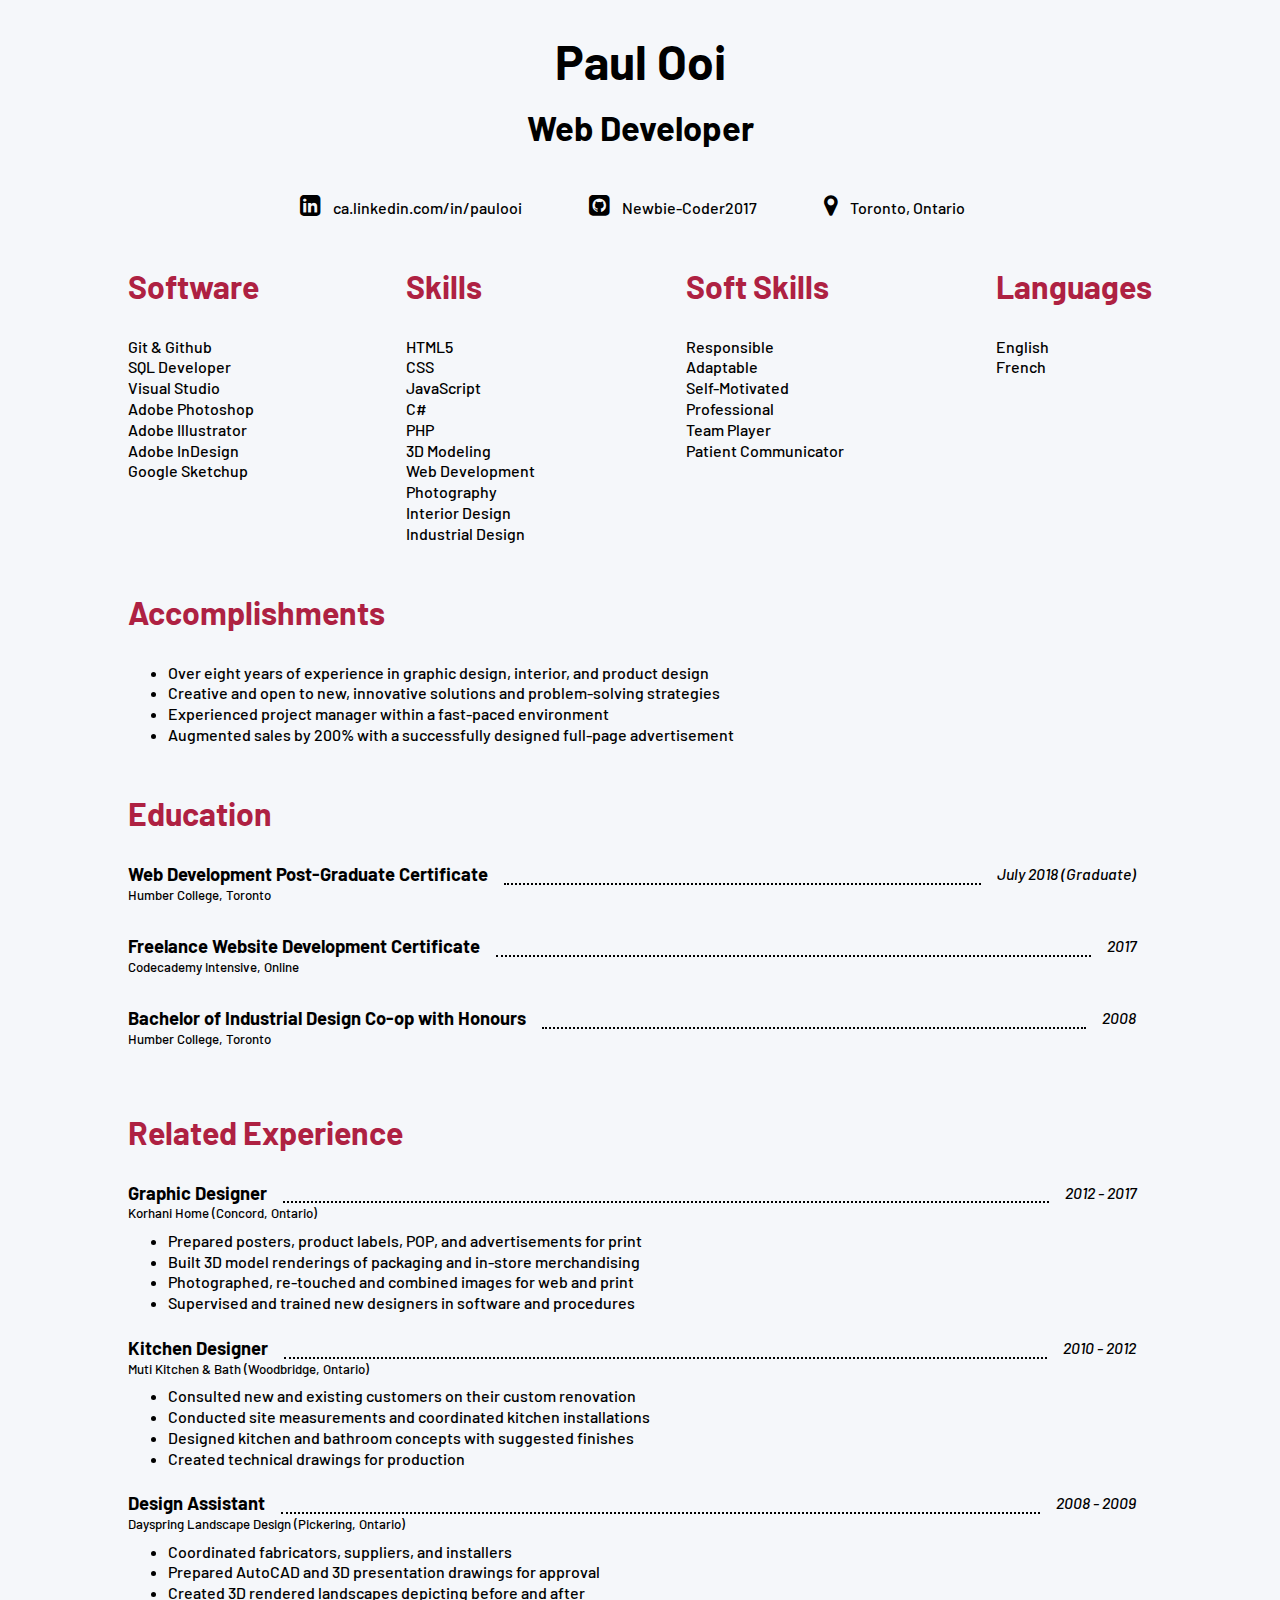
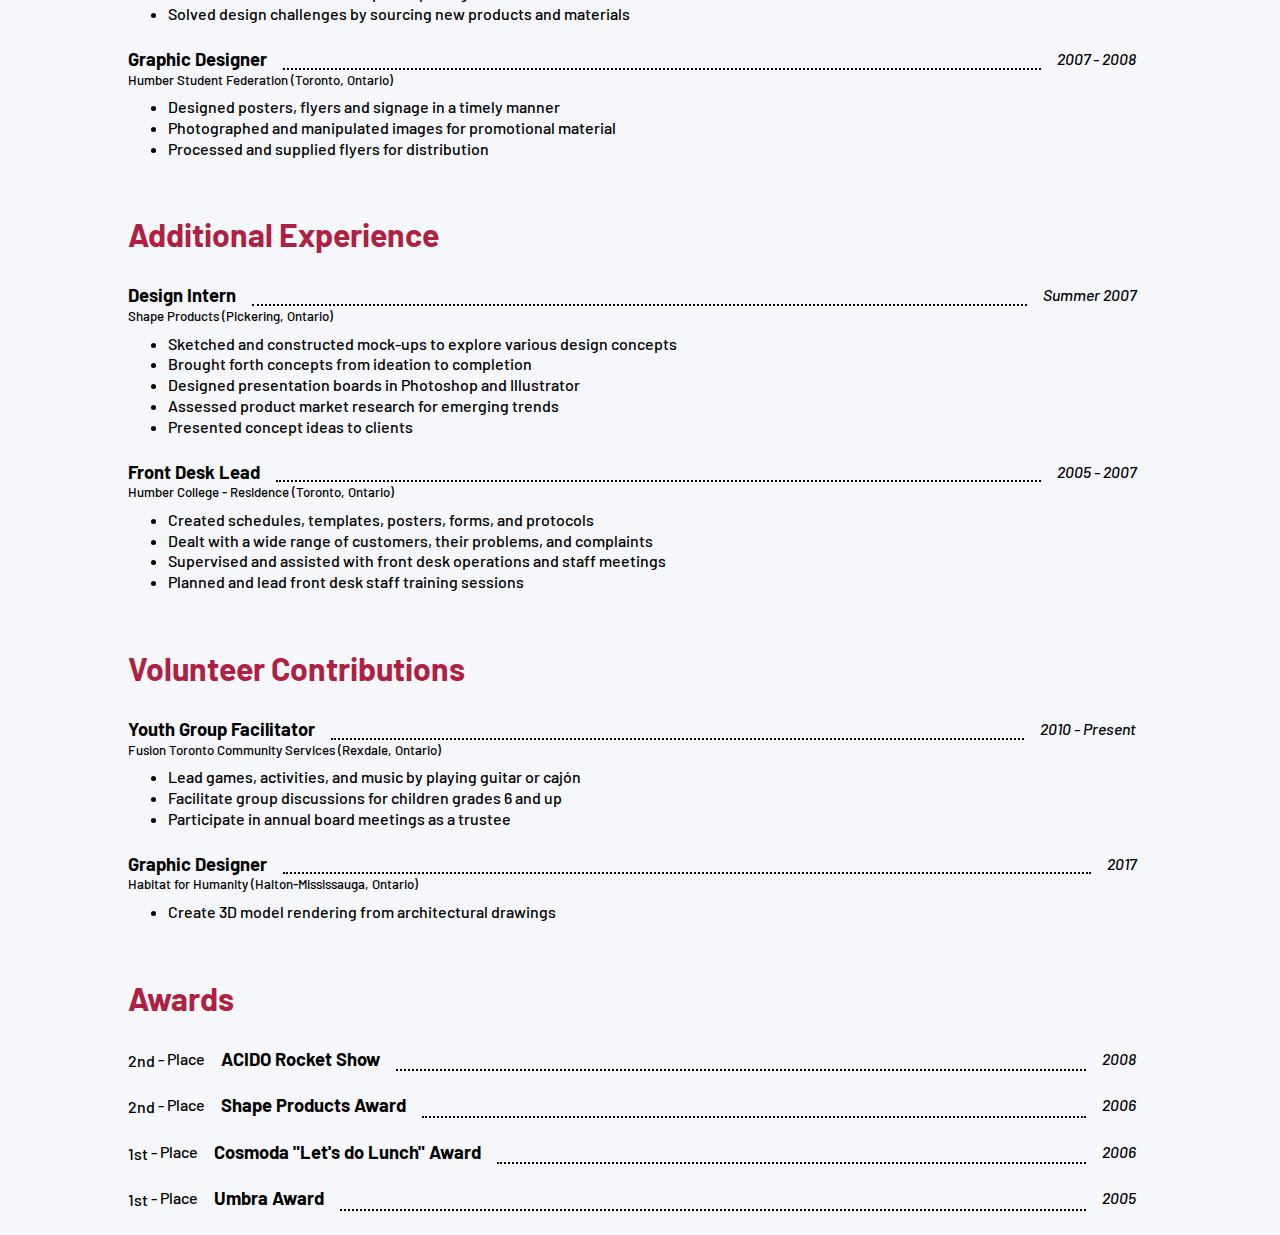
<file: resume.html>
<!DOCTYPE html>
<html lang='en'>
	<head>
		<meta charset="utf-8" />
		<title>Paul Ooi Web Development Resume</title>
		<link href="https://maxcdn.bootstrapcdn.com/font-awesome/4.7.0/css/font-awesome.min.css" rel="stylesheet" integrity="sha384-wvfXpqpZZVQGK6TAh5PVlGOfQNHSoD2xbE+QkPxCAFlNEevoEH3Sl0sibVcOQVnN" crossorigin="anonymous" />
		<link href="CSS/resume.css" rel="stylesheet" type="text/css" />
	</head>
	<body>
		<main>
			<h1>Paul Ooi</h1>
			<h2>Web Developer</h2>
			<section id="contact">
				<h3 class="hidden">Connect with Me</h3>
				<ul class="no-bullet">
					<!-- <li><span class="far fa-envelope" aria-hidden="true"></span>email address</li> -->
					<li><a href="https://linkedin.com/in/paulooi " target="_blank"><span class="fa fa-linkedin-square" aria-hidden="true"></span>ca.linkedin.com/in/paulooi</a></li>
					<li><a href="https://github.com/Newbie-Coder2017" target="_blank"><span class="fa fa-github-square" aria-hidden="true"></span>Newbie-Coder2017</a></li>
					<li><a href="https://goo.gl/maps/mip8Tue9Vzx" target="_blank"><span class="fa fa-map-marker" aria-hidden="true"></span>Toronto, Ontario</a></li>
				</ul>
			</section>
			<!-- <div id="col1"> -->
				<section id="software">
					<h3>Software</h3>
					<ul class="no-bullet">
						<li>Git &amp; Github</li>
						<li>SQL Developer</li>
						<li>Visual Studio</li>
						<li>Adobe Photoshop</li>
						<li>Adobe Illustrator</li>
						<li>Adobe InDesign</li>
						<li>Google Sketchup</li>
					</ul>
				</section>
				<section id="skills">
					<h3>Skills</h3>
					<ul class="no-bullet">
						<li>HTML5</li>
						<li>CSS</li>
						<li>JavaScript</li>
						<li>C&num;</li>
						<li>PHP</li>
						<li>3D Modeling</li>
						<li>Web Development</li>
						<li>Photography</li>
						<li>Interior Design</li>
						<li>Industrial Design</li>
					</ul>
				</section>
				<section id="softskills">
					<h3>Soft Skills</h3>
					<ul class="no-bullet">
						<li>Responsible</li>
						<li>Adaptable</li>
						<li>Self-Motivated</li>
						<li>Professional</li>
						<li>Team Player</li>
						<li>Patient Communicator</li>
					</ul>
				</section>
				<section id="languages">
					<h3>Languages</h3>
					<ul class="no-bullet">
						<li>English</li>
						<li>French</li>
					</ul>
				</section>
			<!-- </div> -->
			<!-- <div id="col2"> -->
				<section id="highlights">
					<h3>Accomplishments</h3>
					<ul>
						<li>Over eight years of experience in graphic design, interior, and product design</li>
						<li>Creative and open to new, innovative solutions and problem-solving strategies</li>
						<li>Experienced project manager within a fast-paced environment</li>
						<li>Augmented sales by 200% with a successfully designed full-page advertisement</li>
					</ul>
				</section>
				<section id="education">
					<h3>Education</h3>
					<ul class="no-bullet">
						<li><h4>Web Development Post-Graduate Certificate</h4><div class="leader"></div><span class="chronology">July 2018 (Graduate)</span>
							<h5><span class="company">Humber College</span>, Toronto</h5>
						</li>
						<li><h4>Freelance Website Development Certificate</h4><div class="leader"></div><span class="chronology">2017</span>
							<h5><span class="company">Codecademy Intensive</span>, Online</h5>
						</li>
						<li><h4>Bachelor of Industrial Design Co-op with Honours</h4><div class="leader"></div><span class="chronology">2008</span>
							<h5><span class="company">Humber College</span>, Toronto</h5>
						</li>
					</ul>
				</section>
				<section id="experience">
					<h3>Related Experience</h3>
					<ul class="no-bullet">
						<li><h4>Graphic Designer</h4><div class="leader"></div><span class="chronology">2012 &hyphen; 2017</span>
							<h5><span class="company">Korhani Home</span> &lpar;Concord, Ontario&rpar;</h5>
							<ul class="responsibilities">
								<li>Prepared posters, product labels, POP, and advertisements for print</li>
								<li>Built 3D model renderings of packaging and in-store merchandising</li>
								<li>Photographed, re-touched and combined images for web and print</li>
								<li>Supervised and trained new designers in software and procedures</li>
							</ul>
						</li>
						<li><h4>Kitchen Designer</h4><div class="leader"></div><span class="chronology">2010 &hyphen; 2012</span>
							<h5><span class="company">Muti Kitchen &amp; Bath</span> &lpar;Woodbridge, Ontario&rpar;</h5>
							<ul class="responsibilities">
								<li>Consulted new and existing customers on their custom renovation</li>
								<li>Conducted site measurements and coordinated kitchen installations</li>
								<li>Designed kitchen and bathroom concepts with suggested finishes</li>
								<li>Created technical drawings for production</li>
							</ul>
						</li>
						<li><h4>Design Assistant</h4><div class="leader"></div><span class="chronology">2008 &hyphen; 2009</span>
							<h5><span class="company">Dayspring Landscape Design</span> &lpar;Pickering, Ontario&rpar;</h5>
							<ul class="responsibilities">
								<li>Coordinated fabricators, suppliers, and installers</li>
								<li>Prepared AutoCAD and 3D presentation drawings for approval</li>
								<li>Created 3D rendered landscapes depicting before and after</li>
								<li>Solved design challenges by sourcing new products and materials</li>
							</ul>
						</li>
						<li><h4>Graphic Designer</h4><div class="leader"></div><span class="chronology">2007 &hyphen; 2008</span>
							<h5><span class="company">Humber Student Federation</span> &lpar;Toronto, Ontario&rpar;</h5>
							<ul class="responsibilities">
								<li>Designed posters, flyers and signage in a timely manner</li>
								<li>Photographed and manipulated images for promotional material</li>
								<li>Processed and supplied flyers for distribution</li>
							</ul>
						</li>
					</ul>
				</section>
				<section id="experience2">
					<h3>Additional Experience</h3>
					<ul class="no-bullet">
						<li><h4>Design Intern</h4><div class="leader"></div><span class="chronology">Summer 2007</span>
							<h5><span class="company">Shape Products</span> &lpar;Pickering, Ontario&rpar;</h5>
							<ul class="responsibilities">
								<li>Sketched and constructed mock-ups to explore various design concepts</li>
								<li>Brought forth concepts from ideation to completion</li>
								<li>Designed presentation boards in Photoshop and Illustrator</li>
								<li>Assessed product market research for emerging trends</li>
								<li>Presented concept ideas to clients</li>
							</ul>
						</li>
						<li><h4>Front Desk Lead</h4><div class="leader"></div><span class="chronology">2005 &hyphen; 2007</span>
							<h5><span class="company">Humber College &hyphen; Residence</span> &lpar;Toronto, Ontario&rpar;</h5>
							<ul class="responsibilities">
								<li>Created schedules, templates, posters, forms, and protocols</li>
								<li>Dealt with a wide range of customers, their problems, and complaints</li>
								<li>Supervised and assisted with front desk operations and staff meetings</li>
								<li>Planned and lead front desk staff training sessions</li>
							</ul>
						</li>
					</ul>
				</section>
				<section id="volunteer">
					<h3>Volunteer Contributions</h3>
					<ul class="no-bullet">
						<li><h4>Youth Group Facilitator</h4><div class="leader"></div><span class="chronology">2010 &hyphen; Present</span>
							<h5><span class="company">Fusion Toronto Community Services</span> &lpar;Rexdale, Ontario&rpar;</h5>
							<ul class="responsibilities">
								<li>Lead games, activities, and music by playing guitar or cajón</li>
								<li>Facilitate group discussions for children grades 6 and up</li>
								<li>Participate in annual board meetings as a trustee</li>
							</ul>
						</li>
						<li><h4>Graphic Designer</h4><div class="leader"></div><span class="chronology">2017</span>
							<h5><span class="company">Habitat for Humanity</span> &lpar;Halton-Mississauga, Ontario&rpar;</h5>
							<ul class="responsibilities">
								<li>Create 3D model rendering from architectural drawings</li>
							</ul>
						</li>
					</ul>
				</section>
				<section id="awards">
					<h3>Awards</h3>
					<ul class="no-bullet">
						<li><span class="standing">2nd</span><h4>ACIDO Rocket Show</h4><div class="leader"></div><span class="chronology">2008</span></li>
						<li><span class="standing">2nd</span> <h4>Shape Products Award</h4><div class="leader"></div><span class="chronology">2006</span></li>
						<li><span class="standing">1st</span> <h4>Cosmoda &quot;Let&apos;s do Lunch&quot; Award</h4><div class="leader"></div><span class="chronology">2006</span></li>
						<li><span class="standing">1st</span> <h4>Umbra Award</h4><div class="leader"></div><span class="chronology">2005</span></li>
					</ul>
				</section>
			<!-- </div> -->
		</main>
	</body>
</html>
</file>
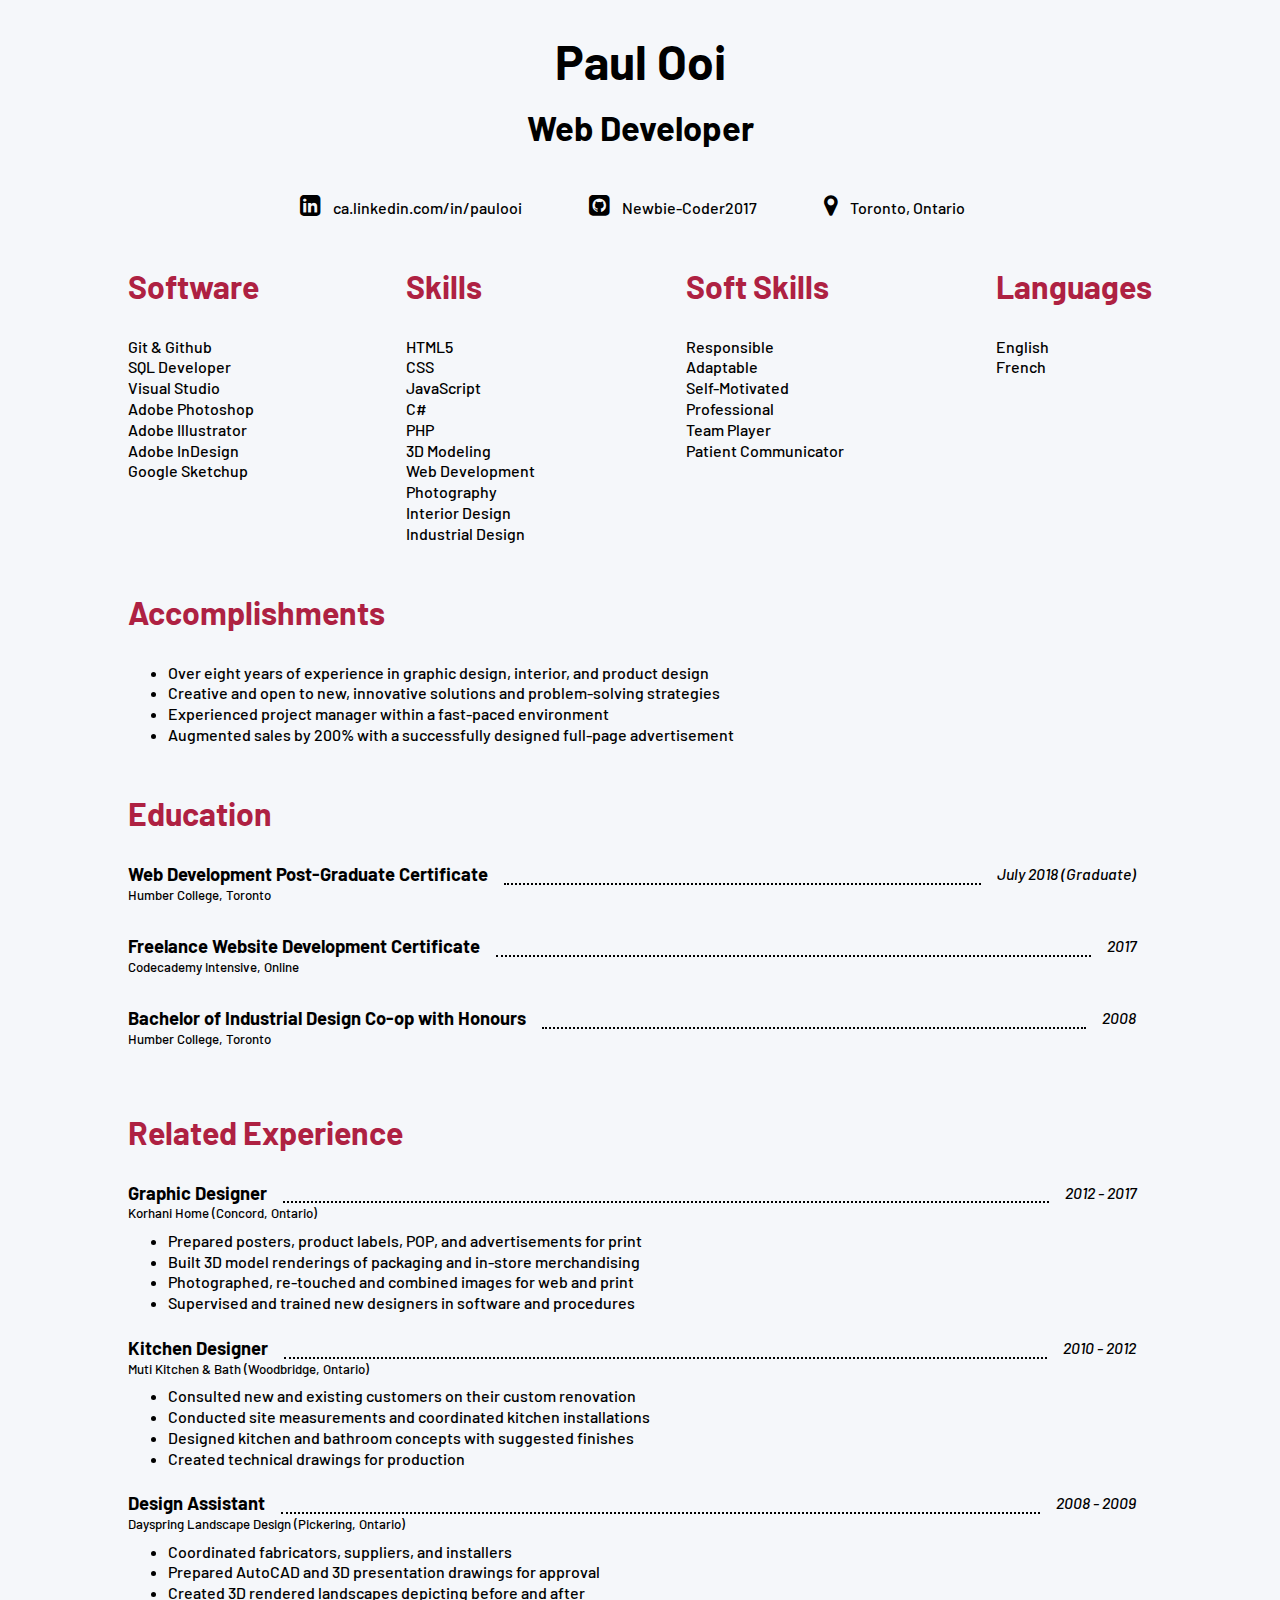
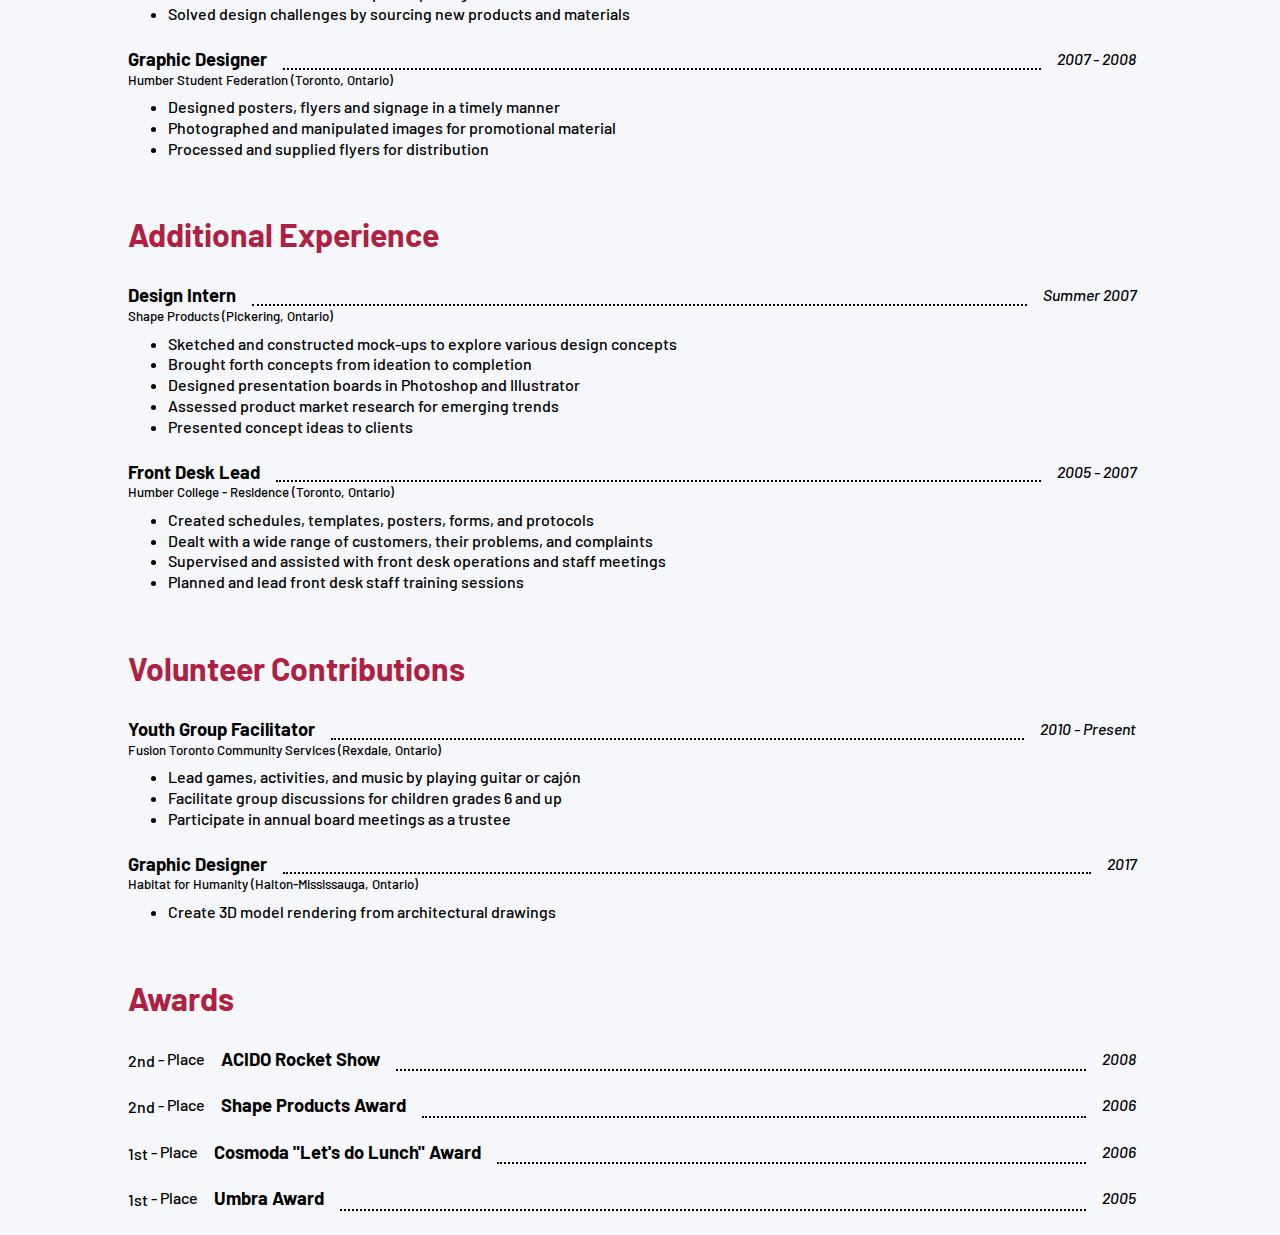
<file: portfolio/resume.html>
<!DOCTYPE html>
<html lang='en'>
	<head>
		<meta charset="utf-8" />
		<title>Paul Ooi Web Development Resume</title>
		<link href="https://maxcdn.bootstrapcdn.com/font-awesome/4.7.0/css/font-awesome.min.css" rel="stylesheet" integrity="sha384-wvfXpqpZZVQGK6TAh5PVlGOfQNHSoD2xbE+QkPxCAFlNEevoEH3Sl0sibVcOQVnN" crossorigin="anonymous" />
		<link href="CSS/resume-min.css" rel="stylesheet" type="text/css" />
	</head>
	<body>
		<main>
			<h1>Paul Ooi</h1>
			<h2>Web Developer</h2>
			<section id="contact">
				<h3 class="hidden">Connect with Me</h3>
				<ul class="no-bullet">
					<li><a href="https://linkedin.com/in/paulooi " target="_blank"><span class="fa fa-linkedin-square" aria-hidden="true"></span>ca.linkedin.com/in/paulooi</a></li>
					<li><a href="https://github.com/Newbie-Coder2017" target="_blank"><span class="fa fa-github-square" aria-hidden="true"></span>Newbie-Coder2017</a></li>
					<li><a href="https://goo.gl/maps/mip8Tue9Vzx" target="_blank"><span class="fa fa-map-marker" aria-hidden="true"></span>Toronto, Ontario</a></li>
				</ul>
			</section>
			<!-- <div id="col1"> -->
				<section id="software">
					<h3>Software</h3>
					<ul class="no-bullet">
						<li>Git &amp; Github</li>
						<li>SQL Developer</li>
						<li>Visual Studio</li>
						<li>Adobe Photoshop</li>
						<li>Adobe Illustrator</li>
						<li>Adobe InDesign</li>
						<li>Google Sketchup</li>
					</ul>
				</section>
				<section id="skills">
					<h3>Skills</h3>
					<ul class="no-bullet">
						<li>HTML5</li>
						<li>CSS</li>
						<li>JavaScript</li>
						<li>C&num;</li>
						<li>PHP</li>
						<li>3D Modeling</li>
						<li>Web Development</li>
						<li>Photography</li>
						<li>Interior Design</li>
						<li>Industrial Design</li>
					</ul>
				</section>
				<section id="softskills">
					<h3>Soft Skills</h3>
					<ul class="no-bullet">
						<li>Responsible</li>
						<li>Adaptable</li>
						<li>Self-Motivated</li>
						<li>Professional</li>
						<li>Team Player</li>
						<li>Patient Communicator</li>
					</ul>
				</section>
				<section id="languages">
					<h3>Languages</h3>
					<ul class="no-bullet">
						<li>English</li>
						<li>French</li>
					</ul>
				</section>
			<!-- </div> -->
			<!-- <div id="col2"> -->
				<section id="highlights">
					<h3>Accomplishments</h3>
					<ul>
						<li>Over eight years of experience in graphic design, interior, and product design</li>
						<li>Creative and open to new, innovative solutions and problem-solving strategies</li>
						<li>Experienced project manager within a fast-paced environment</li>
						<li>Augmented sales by 200% with a successfully designed full-page advertisement</li>
					</ul>
				</section>
				<section id="education">
					<h3>Education</h3>
					<ul class="no-bullet">
						<li><h4>Web Development Post-Graduate Certificate</h4><div class="leader"></div><span class="chronology">July 2018 (Graduate)</span>
							<h5><span class="company">Humber College</span>, Toronto</h5>
						</li>
						<li><h4>Freelance Website Development Certificate</h4><div class="leader"></div><span class="chronology">2017</span>
							<h5><span class="company">Codecademy Intensive</span>, Online</h5>
						</li>
						<li><h4>Bachelor of Industrial Design Co-op with Honours</h4><div class="leader"></div><span class="chronology">2008</span>
							<h5><span class="company">Humber College</span>, Toronto</h5>
						</li>
					</ul>
				</section>
				<section id="experience">
					<h3>Related Experience</h3>
					<ul class="no-bullet">
						<li><h4>Graphic Designer</h4><div class="leader"></div><span class="chronology">2012 &hyphen; 2017</span>
							<h5><span class="company">Korhani Home</span> &lpar;Concord, Ontario&rpar;</h5>
							<ul class="responsibilities">
								<li>Prepared posters, product labels, POP, and advertisements for print</li>
								<li>Built 3D model renderings of packaging and in-store merchandising</li>
								<li>Photographed, re-touched and combined images for web and print</li>
								<li>Supervised and trained new designers in software and procedures</li>
							</ul>
						</li>
						<li><h4>Kitchen Designer</h4><div class="leader"></div><span class="chronology">2010 &hyphen; 2012</span>
							<h5><span class="company">Muti Kitchen &amp; Bath</span> &lpar;Woodbridge, Ontario&rpar;</h5>
							<ul class="responsibilities">
								<li>Consulted new and existing customers on their custom renovation</li>
								<li>Conducted site measurements and coordinated kitchen installations</li>
								<li>Designed kitchen and bathroom concepts with suggested finishes</li>
								<li>Created technical drawings for production</li>
							</ul>
						</li>
						<li><h4>Design Assistant</h4><div class="leader"></div><span class="chronology">2008 &hyphen; 2009</span>
							<h5><span class="company">Dayspring Landscape Design</span> &lpar;Pickering, Ontario&rpar;</h5>
							<ul class="responsibilities">
								<li>Coordinated fabricators, suppliers, and installers</li>
								<li>Prepared AutoCAD and 3D presentation drawings for approval</li>
								<li>Created 3D rendered landscapes depicting before and after</li>
								<li>Solved design challenges by sourcing new products and materials</li>
							</ul>
						</li>
						<li><h4>Graphic Designer</h4><div class="leader"></div><span class="chronology">2007 &hyphen; 2008</span>
							<h5><span class="company">Humber Student Federation</span> &lpar;Toronto, Ontario&rpar;</h5>
							<ul class="responsibilities">
								<li>Designed posters, flyers and signage in a timely manner</li>
								<li>Photographed and manipulated images for promotional material</li>
								<li>Processed and supplied flyers for distribution</li>
							</ul>
						</li>
					</ul>
				</section>
				<section id="experience2">
					<h3>Additional Experience</h3>
					<ul class="no-bullet">
						<li><h4>Design Intern</h4><div class="leader"></div><span class="chronology">Summer 2007</span>
							<h5><span class="company">Shape Products</span> &lpar;Pickering, Ontario&rpar;</h5>
							<ul class="responsibilities">
								<li>Sketched and constructed mock-ups to explore various design concepts</li>
								<li>Brought forth concepts from ideation to completion</li>
								<li>Designed presentation boards in Photoshop and Illustrator</li>
								<li>Assessed product market research for emerging trends</li>
								<li>Presented concept ideas to clients</li>
							</ul>
						</li>
						<li><h4>Front Desk Lead</h4><div class="leader"></div><span class="chronology">2005 &hyphen; 2007</span>
							<h5><span class="company">Humber College &hyphen; Residence</span> &lpar;Toronto, Ontario&rpar;</h5>
							<ul class="responsibilities">
								<li>Created schedules, templates, posters, forms, and protocols</li>
								<li>Dealt with a wide range of customers, their problems, and complaints</li>
								<li>Supervised and assisted with front desk operations and staff meetings</li>
								<li>Planned and lead front desk staff training sessions</li>
							</ul>
						</li>
					</ul>
				</section>
				<section id="volunteer">
					<h3>Volunteer Contributions</h3>
					<ul class="no-bullet">
						<li><h4>Youth Group Facilitator</h4><div class="leader"></div><span class="chronology">2010 &hyphen; Present</span>
							<h5><span class="company">Fusion Toronto Community Services</span> &lpar;Rexdale, Ontario&rpar;</h5>
							<ul class="responsibilities">
								<li>Lead games, activities, and music by playing guitar or cajón</li>
								<li>Facilitate group discussions for children grades 6 and up</li>
								<li>Participate in annual board meetings as a trustee</li>
							</ul>
						</li>
						<li><h4>Graphic Designer</h4><div class="leader"></div><span class="chronology">2017</span>
							<h5><span class="company">Habitat for Humanity</span> &lpar;Halton-Mississauga, Ontario&rpar;</h5>
							<ul class="responsibilities">
								<li>Create 3D model rendering from architectural drawings</li>
							</ul>
						</li>
					</ul>
				</section>
				<section id="awards">
					<h3>Awards</h3>
					<ul class="no-bullet">
						<li><span class="standing">2nd</span><h4>ACIDO Rocket Show</h4><div class="leader"></div><span class="chronology">2008</span></li>
						<li><span class="standing">2nd</span> <h4>Shape Products Award</h4><div class="leader"></div><span class="chronology">2006</span></li>
						<li><span class="standing">1st</span> <h4>Cosmoda &quot;Let&apos;s do Lunch&quot; Award</h4><div class="leader"></div><span class="chronology">2006</span></li>
						<li><span class="standing">1st</span> <h4>Umbra Award</h4><div class="leader"></div><span class="chronology">2005</span></li>
					</ul>
				</section>
			<!-- </div> -->
		</main>
	</body>
</html>
</file>
<file: CSS/resume.css>
@import url('https://fonts.googleapis.com/css?family=Barlow:300,500,700|Lato:900');
/************************************************************
TABLE OF CONTENTS
*************************************************************
1) GENERAL
2) HEADINGS
3) LISTS
4) EXPERIENCE DETAILS
***********************************************************/

/*1) GENERAL*/

html {
    box-sizing: content-box;
}

*, *::before, *::after {
    box-sizing: inherit;
}

.hidden {
    position: absolute;
    left: -10000px;
}

body {
    max-width: 1024px;
    margin: 0px auto;
    background-color: rgb(245, 247, 250);
    font-family: 'Barlow', Helvetica, Arial, sans-serif;
    font-size: 16px;
    font-weight: 500;
    padding: 0 1em;
}

main {
    display: flex;
    flex-flow: row wrap;
    justify-content: space-between;
}

#contact {
    flex: 1 0 100%;
    /* order: 3; */
}

#software {
    /* order: 4; */
    /* flex: 2 1 auto; */
}

#highlights {
    /* order: 5; */
    flex: 3 1 auto;
}

#skills {
    /* order: 6; */
    /* flex: 2 1 auto; */
}

#education {
    /* order: 7; */
    flex: 3 1 auto;
}

#awards {
    flex: 3 1 auto;
}

/* #col1 {
    width: 20%;
    display: inline-block;
}

#col2 {
    width: 80%;
    display: inline-block;
} */

a {
    text-decoration: none;
    color: inherit;
}

a:visited {
    color: inherit;
}

/*2) HEADINGS */

h1 {
    flex: 1 1 100%;
    /* order: 1; */
    font-size: 3em;
    /* display: inline-block; */
    text-align: center;
    margin-bottom: 0;
}

h2 {
    /* order: 2; */
    flex: 1 1 100%;
    margin-top: 0.5em;
    font-size: 2.15em;
    text-align: center;
}

/* h2::before {
    content: " - ";
} */

h3 {
    color: rgb(174, 33, 66);
    font-size: 2em;
}

h4 {
    display: inline-block;
    margin: 0;
    font-size: 1.15em;
    vertical-align: inherit;
}

h5 {
    margin: 0 0 0.5em 0;
    flex: 1 0 100%;
    font-weight: 500;
}

/*3) LISTS */

.fa {
    margin-right: 0.5em;
    font-size: 1.5em;
    text-align: center;
}

ul.no-bullet {
    padding: 0;
    list-style: none;
}

ul:not(.no-bullet) {
    list-style: disc;
}

#contact li {
    display: inline-block;
}

#contact li:nth-child(2) {
    margin: 0 3em;
}

#contact ul {
    text-align: center;
}

#education li, #experience>ul>li, #experience2>ul>li, #volunteer>ul>li, #awards li {
    display: flex;
    flex-wrap: wrap;
    margin: 1.5em 0;
}

li {
    line-height: 1.3em;
    padding-right: 1em;
}

/*4) EXPERIENCE DETAILS */

.leader {
    flex: 1 1 auto;
    border-bottom: 2px dotted black;
    margin: 0 1em;
}

.responsibilities {
    flex: 1 0 100%;
}

.chronology {
    font-style: italic;
}

/*4) AWARDS */

.standing {
    /* font-size: 1.4em; */
    font-weight: 500;
}

.standing::after {
    content: " - Place";
    margin-right: 1em;
    vertical-align: text-bottom;
}
</file>
<file: portfolio/CSS/resume-min.css>
@import url(https://fonts.googleapis.com/css?family=Barlow:300,500,700|Lato:900);html{box-sizing:content-box}*,*::before,*::after{box-sizing:inherit}.hidden{position:absolute;left:-10000px}body{max-width:1024px;margin:0 auto;background-color:rgb(245,247,250);font-family:'Barlow',Helvetica,Arial,sans-serif;font-size:16px;font-weight:500;padding:0 1em}main{display:flex;flex-flow:row wrap;justify-content:space-between}#contact{flex:1 0 100%}#highlights{flex:3 1 auto}#education{flex:3 1 auto}#awards{flex:3 1 auto}a{text-decoration:none;color:inherit}a:visited{color:inherit}h1{flex:1 1 100%;font-size:3em;text-align:center;margin-bottom:0}h2{flex:1 1 100%;margin-top:.5em;font-size:2.15em;text-align:center}h3{color:rgb(174,33,66);font-size:2em}h4{display:inline-block;margin:0;font-size:1.15em;vertical-align:inherit}h5{margin:0 0 .5em 0;flex:1 0 100%;font-weight:500}.fa{margin-right:.5em;font-size:1.5em;text-align:center}ul.no-bullet{padding:0;list-style:none}ul:not(.no-bullet){list-style:disc}#contact li{display:inline-block}#contact li:nth-child(2){margin:0 3em}#contact ul{text-align:center}#education li,#experience>ul>li,#experience2>ul>li,#volunteer>ul>li,#awards li{display:flex;flex-wrap:wrap;margin:1.5em 0}li{line-height:1.3em;padding-right:1em}.leader{flex:1 1 auto;border-bottom:2px dotted black;margin:0 1em}.responsibilities{flex:1 0 100%}.chronology{font-style:italic}.standing{font-weight:500}.standing::after{content:" - Place";margin-right:1em;vertical-align:text-bottom}
</file>
